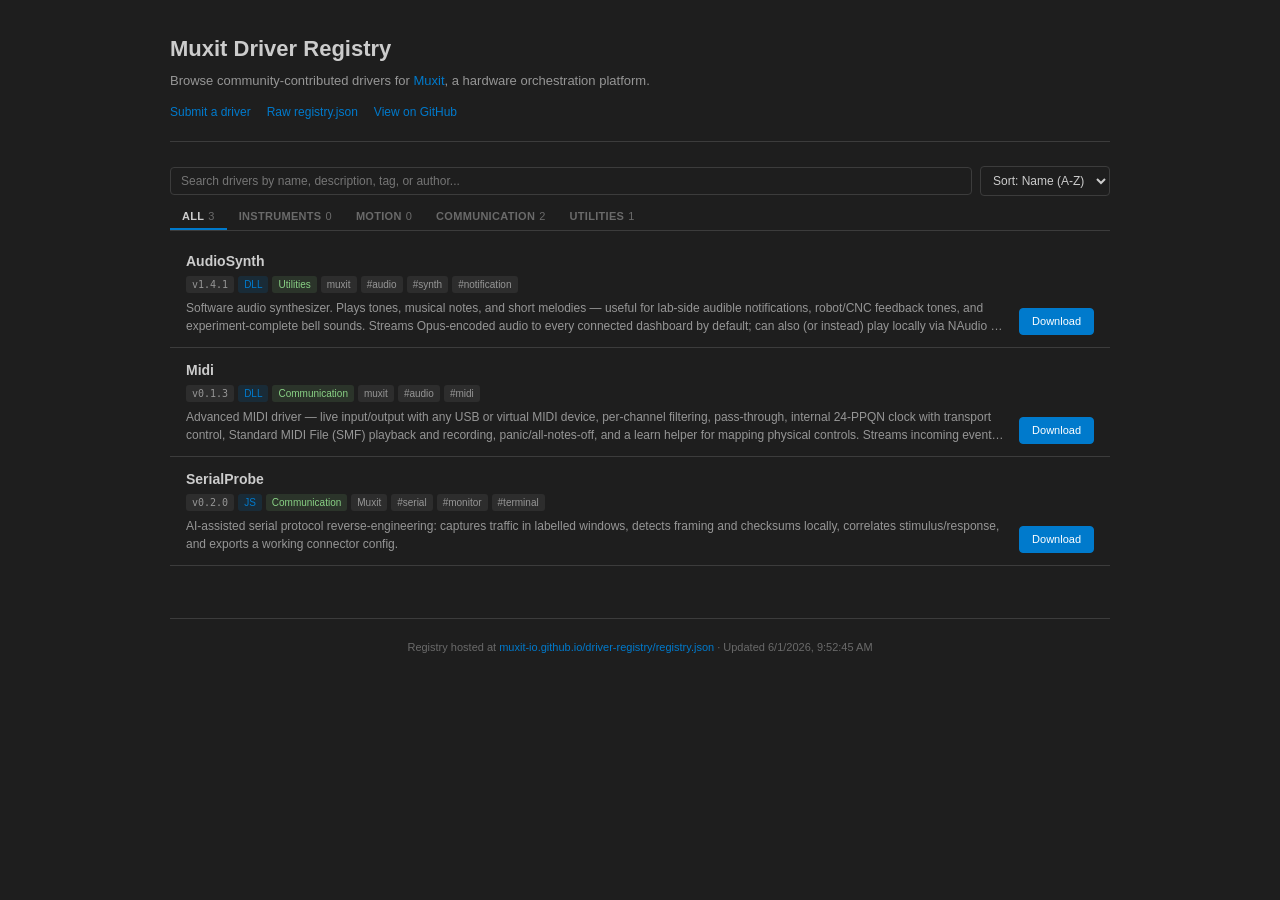
<file: index.html>
<!DOCTYPE html>
<html lang="en">
<head>
  <meta charset="UTF-8">
  <meta name="viewport" content="width=device-width, initial-scale=1.0">
  <title>Muxit Driver Registry</title>
  <meta name="description" content="Browse community-contributed drivers for Muxit, a hardware orchestration platform.">
  <meta property="og:title" content="Muxit Driver Registry">
  <meta property="og:description" content="Browse community-contributed drivers for Muxit.">
  <meta property="og:type" content="website">
  <link rel="stylesheet" href="./styles.css">
</head>
<body>
  <main class="page">
    <header class="page-header">
      <h1>Muxit Driver Registry</h1>
      <p class="tagline">Browse community-contributed drivers for <a href="https://github.com/muxit-io/muxit-development">Muxit</a>, a hardware orchestration platform.</p>
      <nav class="header-links">
        <a href="https://github.com/muxit-io/driver-registry/blob/main/CONTRIBUTING.md">Submit a driver</a>
        <a href="./registry.json">Raw registry.json</a>
        <a href="https://github.com/muxit-io/driver-registry">View on GitHub</a>
      </nav>
    </header>

    <div class="dm-toolbar">
      <input
        id="search"
        class="dm-search-input"
        type="search"
        placeholder="Search drivers by name, description, tag, or author..."
        autocomplete="off"
      >
      <select id="sort" class="dm-sort-select" aria-label="Sort drivers">
        <option value="name">Sort: Name (A-Z)</option>
        <option value="published">Sort: Newest</option>
      </select>
    </div>

    <nav id="tabs" class="dm-tabs" aria-label="Group filter">
      <!-- Populated by app.js -->
    </nav>

    <div id="list" class="dm-list" aria-live="polite">
      <div class="dm-empty">Loading drivers…</div>
    </div>

    <footer class="page-footer">
      Registry hosted at <a href="./registry.json">muxit-io.github.io/driver-registry/registry.json</a> · Updated <span id="updated">—</span>
    </footer>
  </main>

  <script src="./app.js"></script>
</body>
</html>
</file>
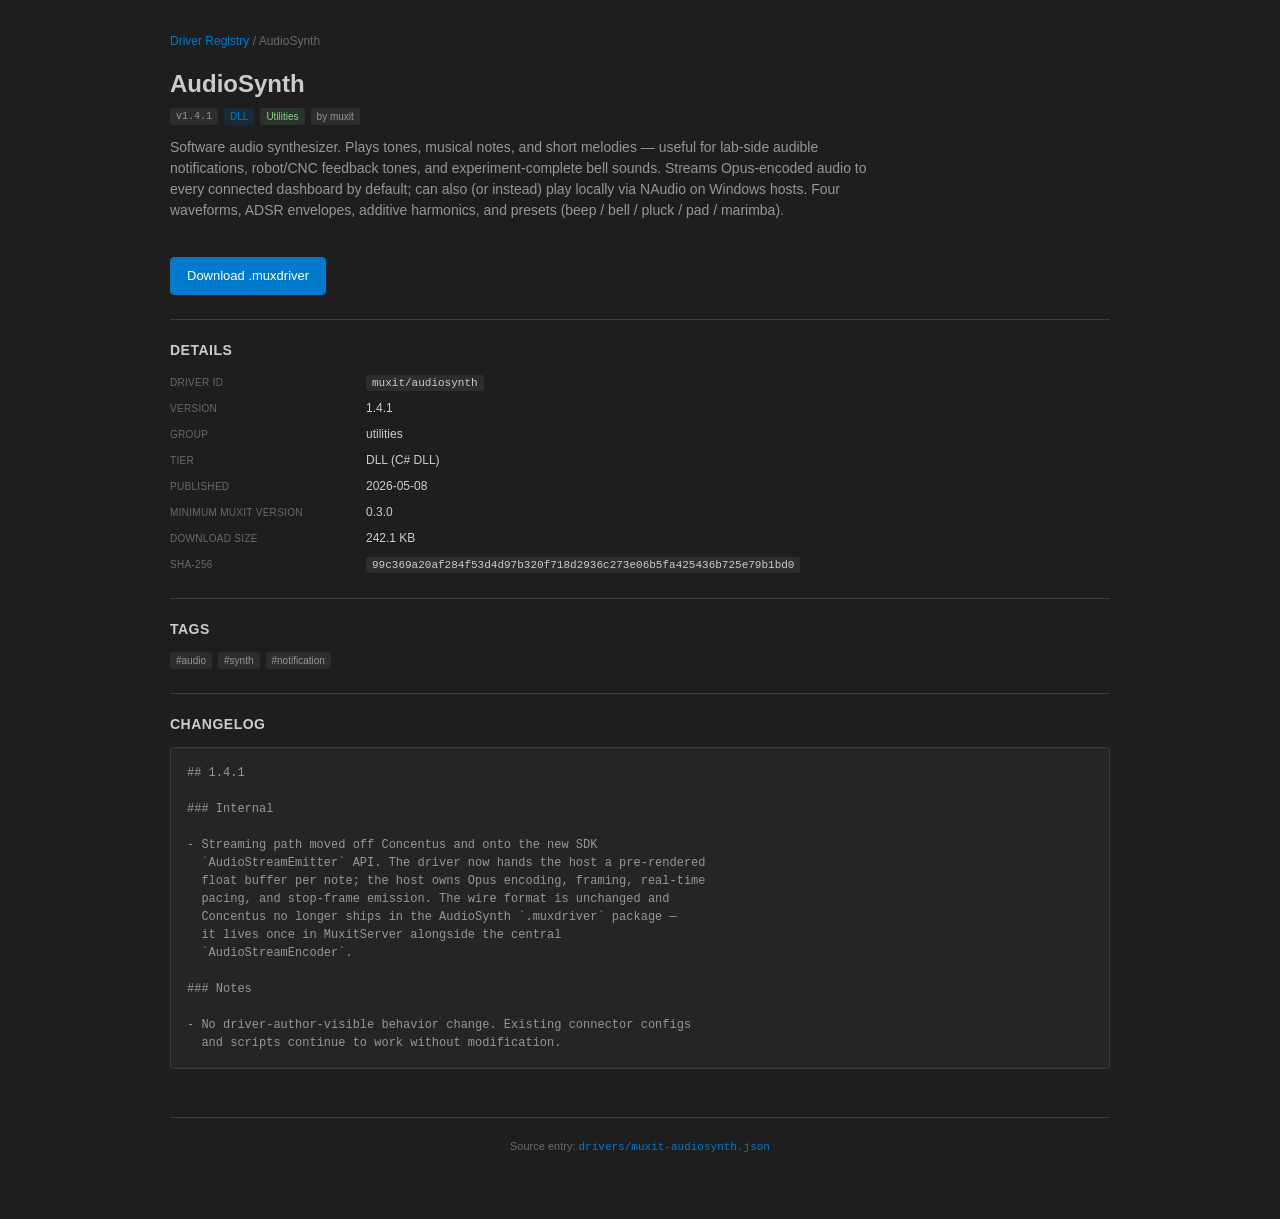
<file: drivers/muxit-audiosynth/index.html>
<!DOCTYPE html>
<html lang="en">
<head>
  <meta charset="UTF-8">
  <meta name="viewport" content="width=device-width, initial-scale=1.0">
  <title>AudioSynth — Muxit Driver Registry</title>
  <meta name="description" content="Software audio synthesizer. Plays tones, musical notes, and short melodies — useful for lab-side audible notifications, robot/CNC feedback tones, and experiment-complete bell sounds. Streams Opus-encoded audio to every connected dashboard by default; can also (or instead) play locally via NAudio on Windows hosts. Four waveforms, ADSR envelopes, additive harmonics, and presets (beep / bell / pluck / pad / marimba).">
  <meta property="og:title" content="AudioSynth — Muxit Driver Registry">
  <meta property="og:description" content="Software audio synthesizer. Plays tones, musical notes, and short melodies — useful for lab-side audible notifications, robot/CNC feedback tones, and experiment-complete bell sounds. Streams Opus-encoded audio to every connected dashboard by default; can also (or instead) play locally via NAudio on Windows hosts. Four waveforms, ADSR envelopes, additive harmonics, and presets (beep / bell / pluck / pad / marimba).">
  <meta property="og:type" content="website">
  <link rel="stylesheet" href="../../styles.css">
</head>
<body>
  <main class="page">
    <nav class="breadcrumb">
      <a href="../../">Driver Registry</a> / AudioSynth
    </nav>

    <header class="detail-header">
      <div class="detail-header-info">
        <h1 class="detail-title">AudioSynth</h1>
        <div class="detail-meta">
          <span class="dm-tag dm-tag-version">v1.4.1</span>
          <span class="dm-tag dm-tag-tier">DLL</span>
          <span class="dm-tag dm-tag-group">utilities</span>
          <a class="dm-tag" href="https://github.com/muxit-io">by muxit</a>
          
        </div>
        <p class="detail-description">Software audio synthesizer. Plays tones, musical notes, and short melodies — useful for lab-side audible notifications, robot/CNC feedback tones, and experiment-complete bell sounds. Streams Opus-encoded audio to every connected dashboard by default; can also (or instead) play locally via NAudio on Windows hosts. Four waveforms, ADSR envelopes, additive harmonics, and presets (beep / bell / pluck / pad / marimba).</p>
      </div>
    </header>

    <div class="detail-actions">
      <a class="dm-btn dm-btn-download" href="https://github.com/muxit-io/muxit-drivers/releases/download/driver/muxit-audiosynth/v1.4.1/muxit-audiosynth-v1.4.1.muxdriver">Download .muxdriver</a>
      
    </div>

    <section class="detail-section">
      <h2>Details</h2>
      <dl class="metadata-grid">
        <dt>Driver ID</dt>
        <dd><code>muxit/audiosynth</code></dd>
        <dt>Version</dt>
        <dd>1.4.1</dd>
        <dt>Group</dt><dd>utilities</dd>
        <dt>Tier</dt><dd>DLL (C# DLL)</dd>
        <dt>Published</dt><dd>2026-05-08</dd>
        <dt>Minimum Muxit version</dt><dd>0.3.0</dd>
        <dt>Download size</dt><dd>242.1 KB</dd>
        <dt>SHA-256</dt><dd><code>99c369a20af284f53d4d97b320f718d2936c273e06b5fa425436b725e79b1bd0</code></dd>
      </dl>
    </section>

    <section class="detail-section">
      <h2>Tags</h2>
      <div class="tag-list">
        <span class="dm-tag">#audio</span> <span class="dm-tag">#synth</span> <span class="dm-tag">#notification</span>
      </div>
    </section>
    
    <section class="detail-section">
      <h2>Changelog</h2>
      <div class="markdown-block">## 1.4.1

### Internal

- Streaming path moved off Concentus and onto the new SDK
  `AudioStreamEmitter` API. The driver now hands the host a pre-rendered
  float buffer per note; the host owns Opus encoding, framing, real-time
  pacing, and stop-frame emission. The wire format is unchanged and
  Concentus no longer ships in the AudioSynth `.muxdriver` package —
  it lives once in MuxitServer alongside the central
  `AudioStreamEncoder`.

### Notes

- No driver-author-visible behavior change. Existing connector configs
  and scripts continue to work without modification.</div>
    </section>

    <footer class="page-footer">
      Source entry: <a href="https://github.com/muxit-io/driver-registry/blob/main/drivers/muxit-audiosynth.json"><code>drivers/muxit-audiosynth.json</code></a>
    </footer>
  </main>
</body>
</html>
</file>
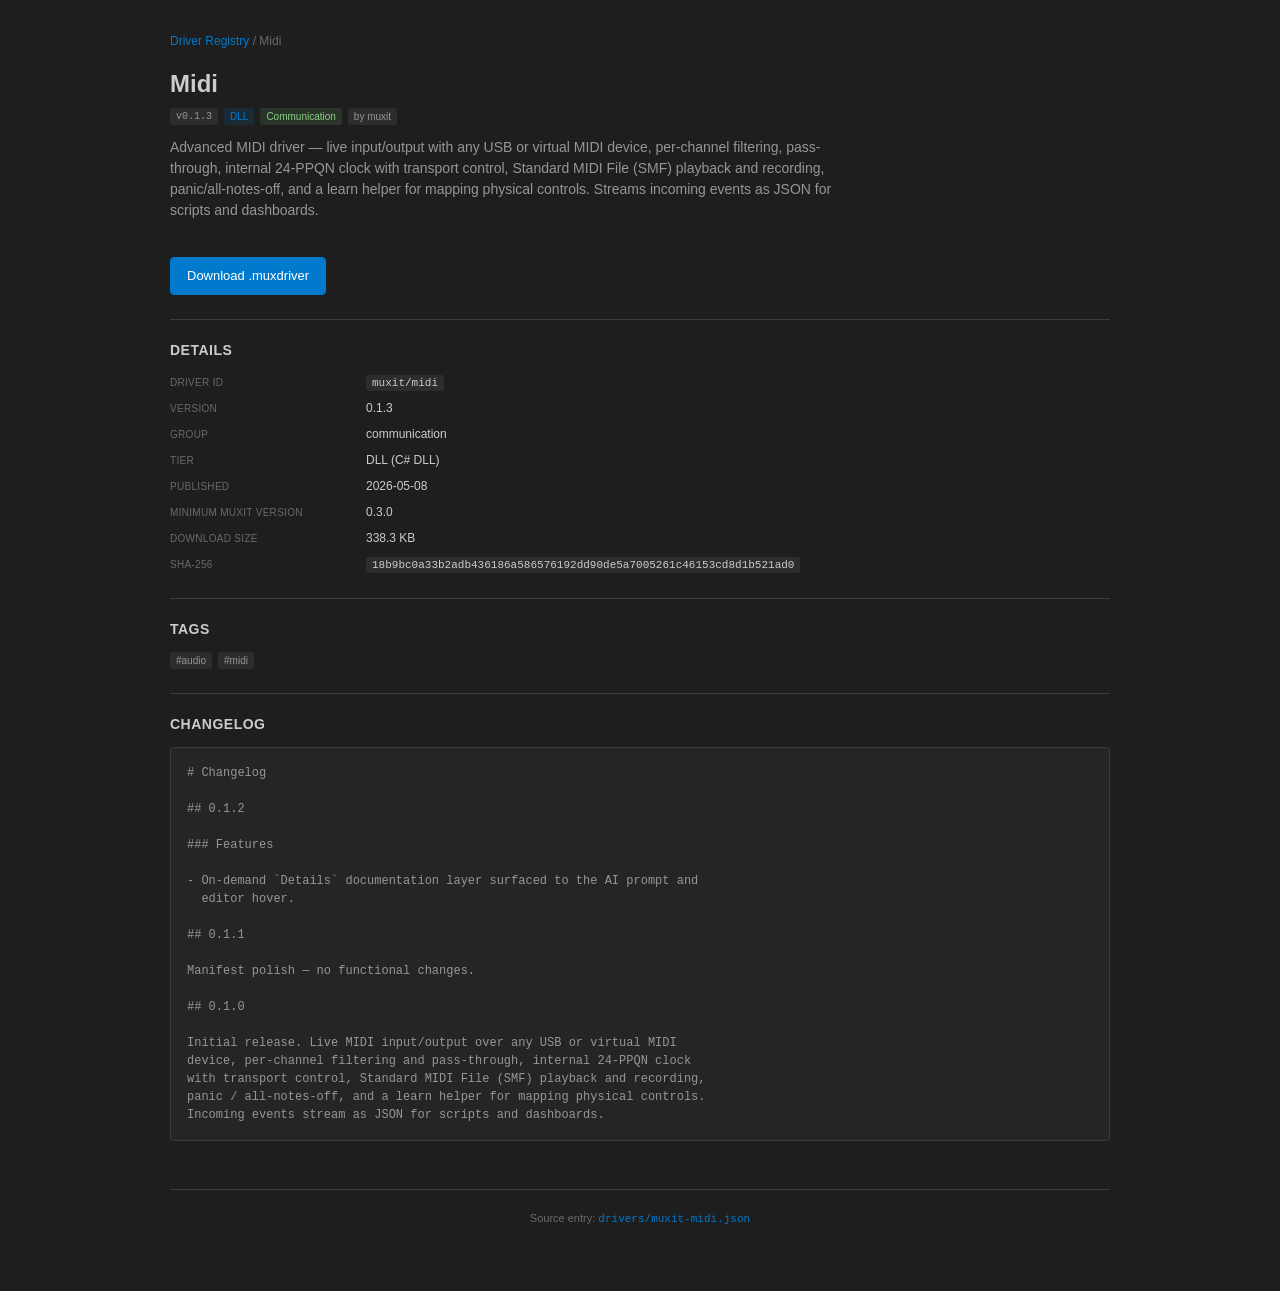
<file: drivers/muxit-midi/index.html>
<!DOCTYPE html>
<html lang="en">
<head>
  <meta charset="UTF-8">
  <meta name="viewport" content="width=device-width, initial-scale=1.0">
  <title>Midi — Muxit Driver Registry</title>
  <meta name="description" content="Advanced MIDI driver — live input/output with any USB or virtual MIDI device, per-channel filtering, pass-through, internal 24-PPQN clock with transport control, Standard MIDI File (SMF) playback and recording, panic/all-notes-off, and a learn helper for mapping physical controls. Streams incoming events as JSON for scripts and dashboards.">
  <meta property="og:title" content="Midi — Muxit Driver Registry">
  <meta property="og:description" content="Advanced MIDI driver — live input/output with any USB or virtual MIDI device, per-channel filtering, pass-through, internal 24-PPQN clock with transport control, Standard MIDI File (SMF) playback and recording, panic/all-notes-off, and a learn helper for mapping physical controls. Streams incoming events as JSON for scripts and dashboards.">
  <meta property="og:type" content="website">
  <link rel="stylesheet" href="../../styles.css">
</head>
<body>
  <main class="page">
    <nav class="breadcrumb">
      <a href="../../">Driver Registry</a> / Midi
    </nav>

    <header class="detail-header">
      <div class="detail-header-info">
        <h1 class="detail-title">Midi</h1>
        <div class="detail-meta">
          <span class="dm-tag dm-tag-version">v0.1.3</span>
          <span class="dm-tag dm-tag-tier">DLL</span>
          <span class="dm-tag dm-tag-group">communication</span>
          <a class="dm-tag" href="https://github.com/muxit-io">by muxit</a>
          
        </div>
        <p class="detail-description">Advanced MIDI driver — live input/output with any USB or virtual MIDI device, per-channel filtering, pass-through, internal 24-PPQN clock with transport control, Standard MIDI File (SMF) playback and recording, panic/all-notes-off, and a learn helper for mapping physical controls. Streams incoming events as JSON for scripts and dashboards.</p>
      </div>
    </header>

    <div class="detail-actions">
      <a class="dm-btn dm-btn-download" href="https://github.com/muxit-io/muxit-drivers/releases/download/driver/muxit-midi/v0.1.3/muxit-midi-v0.1.3.muxdriver">Download .muxdriver</a>
      
    </div>

    <section class="detail-section">
      <h2>Details</h2>
      <dl class="metadata-grid">
        <dt>Driver ID</dt>
        <dd><code>muxit/midi</code></dd>
        <dt>Version</dt>
        <dd>0.1.3</dd>
        <dt>Group</dt><dd>communication</dd>
        <dt>Tier</dt><dd>DLL (C# DLL)</dd>
        <dt>Published</dt><dd>2026-05-08</dd>
        <dt>Minimum Muxit version</dt><dd>0.3.0</dd>
        <dt>Download size</dt><dd>338.3 KB</dd>
        <dt>SHA-256</dt><dd><code>18b9bc0a33b2adb436186a586576192dd90de5a7005261c46153cd8d1b521ad0</code></dd>
      </dl>
    </section>

    <section class="detail-section">
      <h2>Tags</h2>
      <div class="tag-list">
        <span class="dm-tag">#audio</span> <span class="dm-tag">#midi</span>
      </div>
    </section>
    
    <section class="detail-section">
      <h2>Changelog</h2>
      <div class="markdown-block"># Changelog

## 0.1.2

### Features

- On-demand `Details` documentation layer surfaced to the AI prompt and
  editor hover.

## 0.1.1

Manifest polish — no functional changes.

## 0.1.0

Initial release. Live MIDI input/output over any USB or virtual MIDI
device, per-channel filtering and pass-through, internal 24-PPQN clock
with transport control, Standard MIDI File (SMF) playback and recording,
panic / all-notes-off, and a learn helper for mapping physical controls.
Incoming events stream as JSON for scripts and dashboards.</div>
    </section>

    <footer class="page-footer">
      Source entry: <a href="https://github.com/muxit-io/driver-registry/blob/main/drivers/muxit-midi.json"><code>drivers/muxit-midi.json</code></a>
    </footer>
  </main>
</body>
</html>
</file>
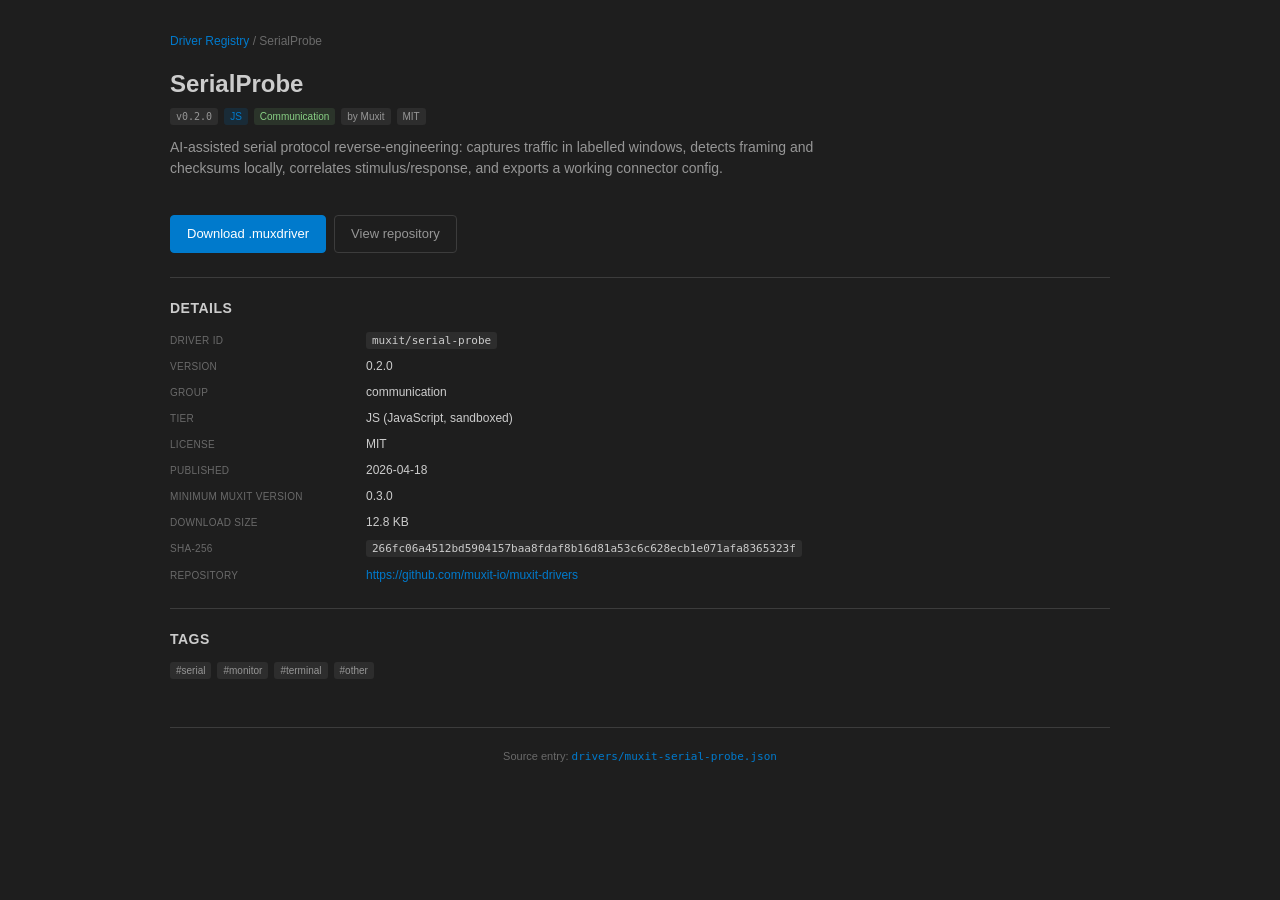
<file: drivers/muxit-serial-probe/index.html>
<!DOCTYPE html>
<html lang="en">
<head>
  <meta charset="UTF-8">
  <meta name="viewport" content="width=device-width, initial-scale=1.0">
  <title>SerialProbe — Muxit Driver Registry</title>
  <meta name="description" content="AI-assisted serial protocol reverse-engineering: captures traffic in labelled windows, detects framing and checksums locally, correlates stimulus/response, and exports a working connector config.">
  <meta property="og:title" content="SerialProbe — Muxit Driver Registry">
  <meta property="og:description" content="AI-assisted serial protocol reverse-engineering: captures traffic in labelled windows, detects framing and checksums locally, correlates stimulus/response, and exports a working connector config.">
  <meta property="og:type" content="website">
  <link rel="stylesheet" href="../../styles.css">
</head>
<body>
  <main class="page">
    <nav class="breadcrumb">
      <a href="../../">Driver Registry</a> / SerialProbe
    </nav>

    <header class="detail-header">
      <div class="detail-header-info">
        <h1 class="detail-title">SerialProbe</h1>
        <div class="detail-meta">
          <span class="dm-tag dm-tag-version">v0.2.0</span>
          <span class="dm-tag dm-tag-tier">JS</span>
          <span class="dm-tag dm-tag-group">communication</span>
          <a class="dm-tag" href="https://github.com/muxit-io">by Muxit</a>
          <span class="dm-tag">MIT</span>
        </div>
        <p class="detail-description">AI-assisted serial protocol reverse-engineering: captures traffic in labelled windows, detects framing and checksums locally, correlates stimulus/response, and exports a working connector config.</p>
      </div>
    </header>

    <div class="detail-actions">
      <a class="dm-btn dm-btn-download" href="https://github.com/muxit-io/muxit-drivers/releases/download/driver/muxit-serial-probe/v0.2.0/muxit-serial-probe-v0.2.0.muxdriver">Download .muxdriver</a>
      <a class="dm-btn dm-btn-secondary" href="https://github.com/muxit-io/muxit-drivers">View repository</a>
    </div>

    <section class="detail-section">
      <h2>Details</h2>
      <dl class="metadata-grid">
        <dt>Driver ID</dt>
        <dd><code>muxit/serial-probe</code></dd>
        <dt>Version</dt>
        <dd>0.2.0</dd>
        <dt>Group</dt><dd>communication</dd>
        <dt>Tier</dt><dd>JS (JavaScript, sandboxed)</dd>
        <dt>License</dt><dd>MIT</dd>
        <dt>Published</dt><dd>2026-04-18</dd>
        <dt>Minimum Muxit version</dt><dd>0.3.0</dd>
        <dt>Download size</dt><dd>12.8 KB</dd>
        <dt>SHA-256</dt><dd><code>266fc06a4512bd5904157baa8fdaf8b16d81a53c6c628ecb1e071afa8365323f</code></dd>
        <dt>Repository</dt><dd><a href="https://github.com/muxit-io/muxit-drivers">https://github.com/muxit-io/muxit-drivers</a></dd>
      </dl>
    </section>

    <section class="detail-section">
      <h2>Tags</h2>
      <div class="tag-list">
        <span class="dm-tag">#serial</span> <span class="dm-tag">#monitor</span> <span class="dm-tag">#terminal</span> <span class="dm-tag">#other</span>
      </div>
    </section>
    
    

    <footer class="page-footer">
      Source entry: <a href="https://github.com/muxit-io/driver-registry/blob/main/drivers/muxit-serial-probe.json"><code>drivers/muxit-serial-probe.json</code></a>
    </footer>
  </main>
</body>
</html>
</file>
<file: styles.css>
/* VS Code Dark+ inspired theme — mirrors muxit-development/web-ui/src/styles/theme.css */
:root {
  --bg-primary: #1e1e1e;
  --bg-secondary: #252526;
  --bg-tertiary: #2d2d2d;
  --bg-active: #37373d;
  --bg-hover: #2a2d2e;

  --fg-primary: #cccccc;
  --fg-secondary: #969696;
  --fg-muted: #6a6a6a;

  --accent: #007acc;
  --accent-hover: #1a8ad4;

  --border: #3c3c3c;
  --border-focus: #007acc;

  --error: #f44747;
  --warning: #cca700;
  --success: #89d185;
  --info: #75beff;

  --font-family: -apple-system, BlinkMacSystemFont, 'Segoe UI', Roboto, sans-serif;
  --font-mono: 'Cascadia Code', 'Fira Code', 'JetBrains Mono', Consolas, monospace;
  --font-size: 13px;
}

* {
  margin: 0;
  padding: 0;
  box-sizing: border-box;
}

html, body {
  font-family: var(--font-family);
  font-size: var(--font-size);
  color: var(--fg-primary);
  background: var(--bg-primary);
  min-height: 100vh;
  line-height: 1.5;
}

a {
  color: var(--accent);
  text-decoration: none;
}
a:hover { text-decoration: underline; }

::-webkit-scrollbar { width: 10px; height: 10px; }
::-webkit-scrollbar-track { background: transparent; }
::-webkit-scrollbar-thumb { background: rgba(121, 121, 121, 0.4); }
::-webkit-scrollbar-thumb:hover { background: rgba(121, 121, 121, 0.7); }

/* Page chrome */
.page {
  max-width: 980px;
  margin: 0 auto;
  padding: 32px 20px 64px;
}

.page-header {
  padding-bottom: 20px;
  border-bottom: 1px solid var(--border);
  margin-bottom: 24px;
}
.page-header h1 {
  font-size: 22px;
  font-weight: 600;
  color: var(--fg-primary);
  margin-bottom: 6px;
}
.page-header .tagline {
  color: var(--fg-secondary);
  font-size: 13px;
  margin-bottom: 12px;
}
.page-header .header-links {
  display: flex;
  gap: 16px;
  flex-wrap: wrap;
  font-size: 12px;
}

.page-footer {
  margin-top: 48px;
  padding-top: 20px;
  border-top: 1px solid var(--border);
  color: var(--fg-muted);
  font-size: 11px;
  text-align: center;
}

.breadcrumb {
  font-size: 12px;
  color: var(--fg-muted);
  margin-bottom: 16px;
}

/* Landing-page toolbar */
.dm-toolbar {
  display: flex;
  gap: 8px;
  align-items: center;
  margin-bottom: 8px;
  flex-wrap: wrap;
}
.dm-search-input {
  flex: 1;
  min-width: 200px;
  padding: 6px 10px;
  border: 1px solid var(--border);
  border-radius: 4px;
  background: var(--bg-primary);
  color: var(--fg-primary);
  font-size: 12px;
  font-family: var(--font-family);
  outline: none;
}
.dm-search-input:focus { border-color: var(--accent); }
.dm-sort-select {
  padding: 6px 8px;
  border: 1px solid var(--border);
  border-radius: 4px;
  background: var(--bg-primary);
  color: var(--fg-primary);
  font-size: 12px;
  font-family: var(--font-family);
  cursor: pointer;
}

.dm-tabs {
  display: flex;
  border-bottom: 1px solid var(--border);
  margin-bottom: 4px;
  flex-wrap: wrap;
}
.dm-tab {
  padding: 6px 12px;
  border: none;
  background: none;
  color: var(--fg-muted);
  font-size: 11px;
  font-weight: 600;
  cursor: pointer;
  border-bottom: 2px solid transparent;
  font-family: var(--font-family);
  letter-spacing: 0.3px;
  text-transform: uppercase;
}
.dm-tab:hover { color: var(--fg-primary); }
.dm-tab.active {
  color: var(--fg-primary);
  border-bottom-color: var(--accent);
}
.dm-tab-count {
  margin-left: 4px;
  color: var(--fg-muted);
  font-weight: 500;
}

/* Driver list / cards */
.dm-list {
  padding: 4px 0;
}
.dm-driver {
  display: flex;
  align-items: flex-start;
  padding: 12px 16px;
  gap: 12px;
  border-bottom: 1px solid var(--border);
  text-decoration: none;
  color: inherit;
  cursor: pointer;
}
.dm-driver:hover {
  background: var(--bg-hover);
  text-decoration: none;
}
.dm-driver:focus-visible {
  outline: 2px solid var(--accent);
  outline-offset: -2px;
}
.dm-driver-info {
  flex: 1;
  min-width: 0;
}
.dm-driver-name {
  font-size: 14px;
  font-weight: 600;
  color: var(--fg-primary);
  white-space: nowrap;
  overflow: hidden;
  text-overflow: ellipsis;
}
.dm-driver-meta {
  display: flex;
  gap: 4px;
  align-items: center;
  flex-wrap: wrap;
  margin-top: 4px;
}
.dm-driver-desc {
  font-size: 12px;
  color: var(--fg-secondary);
  margin-top: 6px;
  display: -webkit-box;
  -webkit-line-clamp: 2;
  -webkit-box-orient: vertical;
  overflow: hidden;
}
.dm-driver-actions {
  display: flex;
  flex-direction: column;
  gap: 4px;
  flex-shrink: 0;
  margin-top: auto;
}

/* Tags / badges */
.dm-tag {
  font-size: 10px;
  padding: 1px 6px;
  border-radius: 3px;
  background: var(--bg-tertiary);
  color: var(--fg-secondary);
  white-space: nowrap;
}
.dm-tag-tier {
  background: rgba(0, 122, 204, 0.15);
  color: var(--accent);
}
.dm-tag-group {
  background: rgba(137, 209, 133, 0.12);
  color: var(--success);
  text-transform: capitalize;
}
.dm-tag-version {
  font-family: var(--font-mono);
  font-size: 10px;
}

/* Buttons */
.dm-btn {
  padding: 4px 12px;
  border: 1px solid var(--border);
  border-radius: 4px;
  background: var(--bg-primary);
  color: var(--fg-secondary);
  font-size: 11px;
  cursor: pointer;
  white-space: nowrap;
  font-family: var(--font-family);
  text-decoration: none;
  display: inline-block;
  flex-shrink: 0;
}
.dm-btn:hover {
  background: var(--bg-hover);
  text-decoration: none;
}
.dm-btn-download {
  background: var(--accent);
  border-color: var(--accent);
  color: #fff;
}
.dm-btn-download:hover { opacity: 0.9; background: var(--accent); color: #fff; }
.dm-btn-secondary {
  color: var(--fg-secondary);
}

/* Empty state */
.dm-empty {
  padding: 48px 16px;
  text-align: center;
  color: var(--fg-muted);
  font-size: 13px;
}
.dm-empty a { color: var(--accent); }

/* Detail page */
.detail-header {
  display: flex;
  align-items: flex-start;
  gap: 16px;
  margin-bottom: 20px;
  flex-wrap: wrap;
}
.detail-header-info { flex: 1; min-width: 0; }
.detail-title {
  font-size: 24px;
  font-weight: 600;
  margin-bottom: 6px;
}
.detail-meta {
  display: flex;
  gap: 6px;
  align-items: center;
  flex-wrap: wrap;
  margin-bottom: 12px;
}
.detail-description {
  font-size: 14px;
  color: var(--fg-secondary);
  margin-bottom: 16px;
  max-width: 700px;
}
.detail-actions {
  display: flex;
  gap: 8px;
  margin-bottom: 24px;
  flex-wrap: wrap;
}
.detail-actions .dm-btn {
  padding: 8px 16px;
  font-size: 13px;
}

.detail-section {
  margin-top: 24px;
  padding-top: 20px;
  border-top: 1px solid var(--border);
}
.detail-section h2 {
  font-size: 14px;
  font-weight: 600;
  color: var(--fg-primary);
  margin-bottom: 12px;
  text-transform: uppercase;
  letter-spacing: 0.5px;
}

.metadata-grid {
  display: grid;
  grid-template-columns: 180px 1fr;
  gap: 8px 16px;
  font-size: 12px;
}
.metadata-grid dt {
  color: var(--fg-muted);
  text-transform: uppercase;
  letter-spacing: 0.3px;
  font-size: 10px;
  padding-top: 2px;
}
.metadata-grid dd {
  color: var(--fg-primary);
  word-break: break-all;
}
.metadata-grid code {
  font-family: var(--font-mono);
  font-size: 11px;
  background: var(--bg-tertiary);
  padding: 2px 6px;
  border-radius: 3px;
}

.tag-list {
  display: flex;
  gap: 6px;
  flex-wrap: wrap;
}

.markdown-block {
  background: var(--bg-secondary);
  border: 1px solid var(--border);
  border-radius: 4px;
  padding: 16px;
  white-space: pre-wrap;
  font-family: var(--font-mono);
  font-size: 12px;
  color: var(--fg-secondary);
  max-height: 400px;
  overflow-y: auto;
}
</file>
